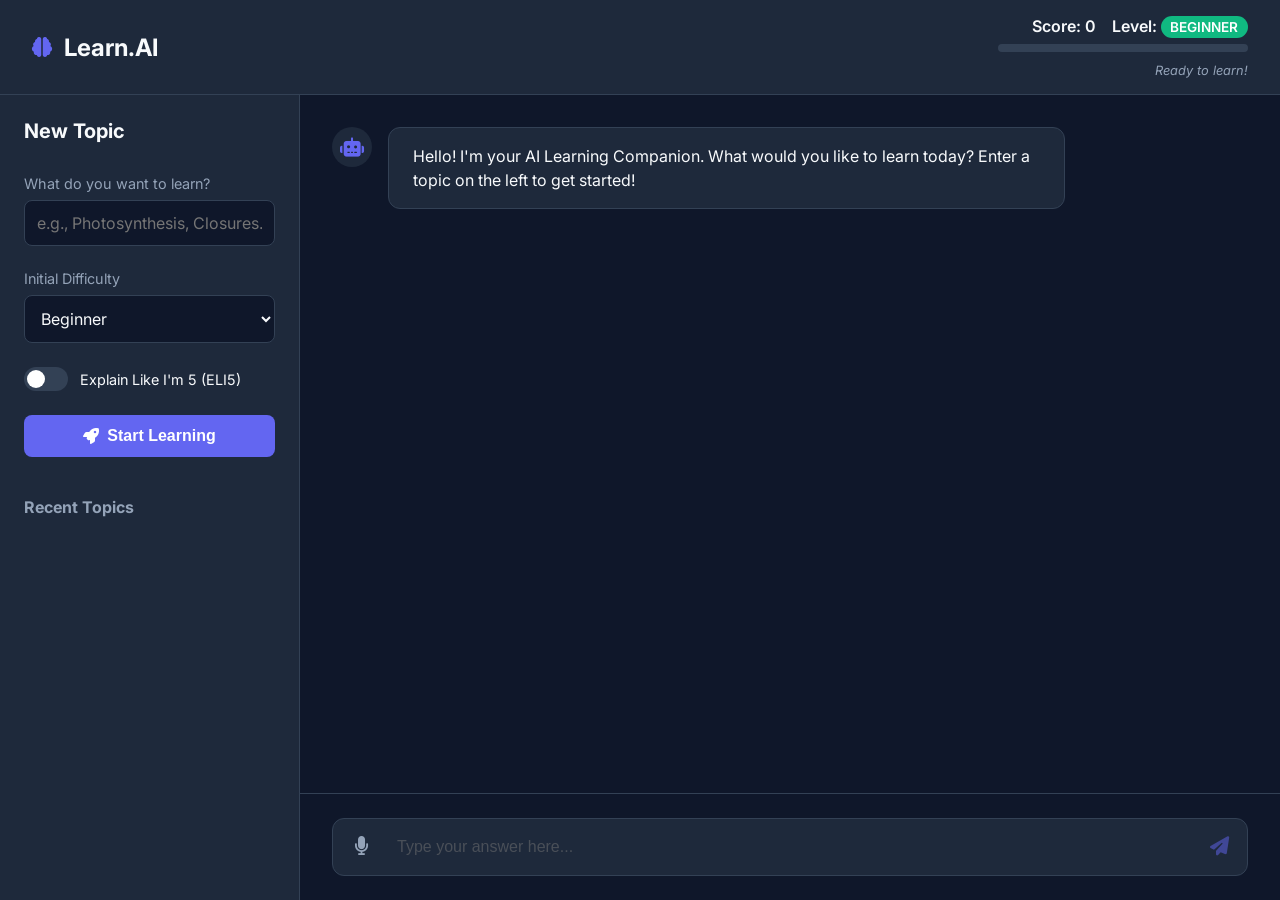
<file: PromptWarriors/index.html>
<!DOCTYPE html>
<html lang="en">
<head>
    <meta charset="UTF-8">
    <meta name="viewport" content="width=device-width, initial-scale=1.0">
    <title>AI Learning Companion</title>
    <link rel="stylesheet" href="style.css">
    <link rel="preconnect" href="https://fonts.googleapis.com">
    <link rel="preconnect" href="https://fonts.gstatic.com" crossorigin>
    <link href="https://fonts.googleapis.com/css2?family=Inter:wght@400;500;600;700&display=swap" rel="stylesheet">
    <!-- Use FontAwesome for icons -->
    <link rel="stylesheet" href="https://cdnjs.cloudflare.com/ajax/libs/font-awesome/6.4.0/css/all.min.css">
</head>
<body>
    <div class="app-container">
        <!-- Header -->
        <header class="app-header">
            <div class="logo">
                <i class="fa-solid fa-brain"></i>
                <h1>Learn.AI</h1>
            </div>
            <div class="score-container">
                <div class="score-info">
                    <span>Score: <span id="user-score">0</span></span>
                    <span>Level: <span id="user-level" class="level-badge beginner">Beginner</span></span>
                </div>
                <div class="progress-bar-bg" aria-label="Learning Progress" role="progressbar" aria-valuenow="0" aria-valuemin="0" aria-valuemax="100">
                    <div class="progress-bar-fill" id="progress-bar"></div>
                </div>
                <div id="score-feedback" class="score-feedback">Ready to learn!</div>
            </div>
        </header>

        <!-- Main Layout -->
        <div class="main-content">
            <!-- Sidebar / Settings -->
            <aside class="sidebar">
                <h2>New Topic</h2>
                <div class="input-group">
                    <label for="topic-input">What do you want to learn?</label>
                    <input type="text" id="topic-input" placeholder="e.g., Photosynthesis, Closures..." aria-label="Topic to learn">
                </div>
                
                <div class="input-group">
                    <label for="difficulty-select">Initial Difficulty</label>
                    <select id="difficulty-select" aria-label="Select difficulty level">
                        <option value="beginner">Beginner</option>
                        <option value="intermediate">Intermediate</option>
                        <option value="advanced">Advanced</option>
                    </select>
                </div>

                <div class="toggle-group">
                    <label class="switch">
                        <input type="checkbox" id="eli5-toggle" aria-label="Toggle Explain Like I'm 5">
                        <span class="slider round"></span>
                    </label>
                    <span>Explain Like I'm 5 (ELI5)</span>
                </div>

                <button id="start-learning-btn" class="primary-btn" aria-label="Start Learning">
                    <i class="fa-solid fa-rocket"></i> Start Learning
                </button>
                
                <div class="history-section">
                    <h3>Recent Topics</h3>
                    <ul id="history-list">
                        <!-- History items injected here -->
                    </ul>
                </div>

                <div class="learning-path-section" id="learning-path-section" style="display: none;">
                    <h3><i class="fa-solid fa-route"></i> Your Learning Path</h3>
                    <div class="path-progress" id="path-progress">
                        <!-- Dynamic path nodes rendered here -->
                    </div>
                    <div class="next-topic-card" id="next-topic-card" style="display: none;">
                        <div class="next-topic-header">
                            <span class="next-label">Recommended Next</span>
                            <span class="performance-badge" id="performance-badge"></span>
                        </div>
                        <button class="recommendation-badge" id="next-topic-btn" aria-label="Start recommended topic">
                            <span id="next-topic-name"></span>
                            <i class="fa-solid fa-arrow-right"></i>
                        </button>
                        <p class="next-topic-reason" id="next-topic-reason"></p>
                    </div>
                </div>
            </aside>

            <!-- Chat Interface -->
            <main class="chat-container">
                <div class="chat-messages" id="chat-messages" aria-live="polite">
                    <!-- Welcome Message -->
                    <div class="message ai-message">
                        <div class="avatar"><i class="fa-solid fa-robot"></i></div>
                        <div class="message-content">
                            <p>Hello! I'm your AI Learning Companion. What would you like to learn today? Enter a topic on the left to get started!</p>
                        </div>
                    </div>
                </div>

                <!-- Input Area -->
                <div class="chat-input-area">
                    <div class="input-wrapper">
                        <button id="mic-btn" class="icon-btn" aria-label="Voice Input">
                            <i class="fa-solid fa-microphone"></i>
                        </button>
                        <input type="text" id="chat-input" placeholder="Type your answer here..." aria-label="Type your answer" disabled>
                        <button id="send-btn" class="icon-btn send-btn" aria-label="Send Message" disabled>
                            <i class="fa-solid fa-paper-plane"></i>
                        </button>
                    </div>
                    <div id="voice-status" class="voice-status hidden">Listening...</div>
                </div>
            </main>
        </div>
    </div>

    <script src="script.js"></script>
</body>
</html>
</file>
<file: PromptWarriors/style.css>
/* --- CSS Variables & Theme --- */
:root {
    --bg-color: #0f172a;
    --sidebar-bg: #1e293b;
    --chat-bg: #0f172a;
    --text-color: #f8fafc;
    --text-muted: #94a3b8;
    --accent-color: #6366f1;
    --accent-hover: #4f46e5;
    --border-color: #334155;
    
    --ai-msg-bg: #1e293b;
    --user-msg-bg: #6366f1;
    
    --success-color: #10b981;
    --warning-color: #f59e0b;
    --danger-color: #ef4444;

    --font-main: 'Inter', sans-serif;
    --border-radius: 12px;
}

/* --- Resets & Global --- */
* {
    box-sizing: border-box;
    margin: 0;
    padding: 0;
}

body {
    font-family: var(--font-main);
    background-color: var(--bg-color);
    color: var(--text-color);
    height: 100vh;
    display: flex;
    flex-direction: column;
    overflow: hidden;
}

/* --- Layout --- */
.app-container {
    display: flex;
    flex-direction: column;
    height: 100%;
}

.app-header {
    display: flex;
    justify-content: space-between;
    align-items: center;
    padding: 1rem 2rem;
    background-color: var(--sidebar-bg);
    border-bottom: 1px solid var(--border-color);
}

.logo {
    display: flex;
    align-items: center;
    gap: 0.75rem;
    color: var(--accent-color);
    font-size: 1.25rem;
}

.logo h1 {
    font-size: 1.5rem;
    font-weight: 700;
    color: var(--text-color);
}

/* --- Score & Progress --- */
.score-container {
    display: flex;
    flex-direction: column;
    align-items: flex-end;
    gap: 0.5rem;
    min-width: 250px;
}

.score-info {
    display: flex;
    gap: 1rem;
    font-weight: 600;
}

.level-badge {
    padding: 0.2rem 0.6rem;
    border-radius: 20px;
    font-size: 0.85rem;
    text-transform: uppercase;
}
.level-badge.beginner { background-color: var(--success-color); color: #fff; }
.level-badge.intermediate { background-color: var(--warning-color); color: #fff; }
.level-badge.advanced { background-color: var(--danger-color); color: #fff; }

.progress-bar-bg {
    width: 100%;
    height: 8px;
    background-color: var(--border-color);
    border-radius: 4px;
    overflow: hidden;
}

.progress-bar-fill {
    height: 100%;
    background-color: var(--accent-color);
    width: 0%;
    transition: width 0.5s ease-in-out;
}

.score-feedback {
    font-size: 0.8rem;
    color: var(--text-muted);
    margin-top: 0.2rem;
    font-style: italic;
    transition: color 0.3s;
}
.score-feedback.positive { color: var(--success-color); }
.score-feedback.warning { color: var(--warning-color); }

@keyframes scorePop {
    0% { transform: scale(1); color: var(--text-color); }
    50% { transform: scale(1.5); color: var(--success-color); }
    100% { transform: scale(1); color: var(--text-color); }
}
.score-pop {
    animation: scorePop 0.6s ease-out;
    display: inline-block;
}

/* --- Main Content --- */
.main-content {
    display: flex;
    flex: 1;
    overflow: hidden;
}

/* --- Sidebar --- */
.sidebar {
    width: 300px;
    background-color: var(--sidebar-bg);
    padding: 1.5rem;
    border-right: 1px solid var(--border-color);
    display: flex;
    flex-direction: column;
    gap: 1.5rem;
    overflow-y: auto;
}

.sidebar h2 {
    font-size: 1.25rem;
    margin-bottom: 0.5rem;
}

.input-group {
    display: flex;
    flex-direction: column;
    gap: 0.5rem;
}

.input-group label {
    font-size: 0.9rem;
    color: var(--text-muted);
}

.input-group input, .input-group select {
    padding: 0.75rem;
    border-radius: 8px;
    border: 1px solid var(--border-color);
    background-color: var(--bg-color);
    color: var(--text-color);
    font-family: inherit;
    font-size: 1rem;
}

.input-group input:focus, .input-group select:focus {
    outline: none;
    border-color: var(--accent-color);
    box-shadow: 0 0 0 2px rgba(99, 102, 241, 0.2);
}

/* Toggle Switch */
.toggle-group {
    display: flex;
    align-items: center;
    gap: 0.75rem;
    font-size: 0.9rem;
}
.switch {
    position: relative;
    display: inline-block;
    width: 44px;
    height: 24px;
}
.switch input {
    opacity: 0;
    width: 0;
    height: 0;
}
.slider {
    position: absolute;
    cursor: pointer;
    top: 0; left: 0; right: 0; bottom: 0;
    background-color: var(--border-color);
    transition: .4s;
}
.slider:before {
    position: absolute;
    content: "";
    height: 18px;
    width: 18px;
    left: 3px;
    bottom: 3px;
    background-color: white;
    transition: .4s;
}
input:checked + .slider {
    background-color: var(--accent-color);
}
input:checked + .slider:before {
    transform: translateX(20px);
}
.slider.round { border-radius: 24px; }
.slider.round:before { border-radius: 50%; }

.primary-btn {
    padding: 0.75rem;
    border: none;
    border-radius: 8px;
    background-color: var(--accent-color);
    color: white;
    font-weight: 600;
    font-size: 1rem;
    cursor: pointer;
    transition: background-color 0.2s;
    display: flex;
    justify-content: center;
    align-items: center;
    gap: 0.5rem;
}

.primary-btn:hover {
    background-color: var(--accent-hover);
}

.history-section h3 {
    font-size: 1rem;
    color: var(--text-muted);
    margin-bottom: 0.5rem;
    margin-top: 1rem;
}
#history-list {
    list-style: none;
    display: flex;
    flex-direction: column;
    gap: 0.5rem;
}
.history-item {
    padding: 0.5rem;
    background-color: var(--bg-color);
    border-radius: 6px;
    font-size: 0.9rem;
    cursor: pointer;
    border: 1px solid transparent;
    transition: border-color 0.2s;
}
.history-item:hover {
    border-color: var(--accent-color);
}

/* --- Learning Path Section --- */
.learning-path-section {
    margin-top: 1.5rem;
    padding-top: 1rem;
    border-top: 1px solid var(--border-color);
    animation: fadeIn 0.5s ease-out;
}

.learning-path-section h3 {
    font-size: 1rem;
    color: var(--accent-color);
    margin-bottom: 1rem;
    display: flex;
    align-items: center;
    gap: 0.5rem;
}

/* --- Path Progress Timeline --- */
.path-progress {
    display: flex;
    flex-direction: column;
    gap: 0;
    margin-bottom: 1.2rem;
    max-height: 220px;
    overflow-y: auto;
    padding-right: 4px;
}

.path-progress::-webkit-scrollbar {
    width: 4px;
}
.path-progress::-webkit-scrollbar-thumb {
    background: var(--border-color);
    border-radius: 4px;
}

.path-node {
    display: flex;
    align-items: center;
    gap: 0.6rem;
    padding: 0.45rem 0.6rem;
    border-radius: 6px;
    transition: all 0.3s ease;
    cursor: default;
}

.path-node:hover {
    background-color: rgba(255, 255, 255, 0.03);
}

.path-node-icon {
    font-size: 0.85rem;
    width: 18px;
    text-align: center;
    flex-shrink: 0;
}

.path-node-label {
    font-size: 0.85rem;
    font-weight: 500;
    white-space: nowrap;
    overflow: hidden;
    text-overflow: ellipsis;
}

/* Completed node */
.path-completed .path-node-icon { color: var(--success-color); }
.path-completed .path-node-label { color: var(--text-muted); text-decoration: line-through; text-decoration-color: var(--success-color); }

/* Current node */
.path-current {
    background: linear-gradient(135deg, rgba(99, 102, 241, 0.12), rgba(168, 85, 247, 0.08));
    border: 1px solid rgba(99, 102, 241, 0.3);
}
.path-current .path-node-icon { color: var(--accent-color); animation: pulse 2s infinite; }
.path-current .path-node-label { color: var(--text-color); font-weight: 600; }

/* Upcoming node */
.path-upcoming .path-node-icon { color: var(--border-color); }
.path-upcoming .path-node-label { color: var(--text-muted); opacity: 0.7; }

/* Connector line between nodes */
.path-connector {
    width: 2px;
    height: 14px;
    margin-left: 19px;
    background-color: var(--border-color);
    transition: background-color 0.3s ease;
}
.connector-done {
    background-color: var(--success-color);
}

/* --- Next Topic Card --- */
.next-topic-card {
    background: linear-gradient(135deg, rgba(99, 102, 241, 0.06), rgba(168, 85, 247, 0.06));
    border: 1px solid rgba(99, 102, 241, 0.2);
    border-radius: 10px;
    padding: 0.9rem;
    margin-top: 0.8rem;
    backdrop-filter: blur(6px);
}

.next-topic-header {
    display: flex;
    justify-content: space-between;
    align-items: center;
    margin-bottom: 0.6rem;
}

.next-label {
    font-size: 0.75rem;
    text-transform: uppercase;
    letter-spacing: 0.05em;
    color: var(--text-muted);
    font-weight: 600;
}

.performance-badge {
    font-size: 0.7rem;
    padding: 0.15rem 0.5rem;
    border-radius: 20px;
    font-weight: 600;
}

.perf-excelling { background-color: rgba(16, 185, 129, 0.15); color: var(--success-color); }
.perf-steady { background-color: rgba(99, 102, 241, 0.15); color: var(--accent-color); }
.perf-struggling { background-color: rgba(245, 158, 11, 0.15); color: var(--warning-color); }

.recommendation-badge {
    display: flex;
    justify-content: space-between;
    align-items: center;
    width: 100%;
    padding: 0.7rem 0.8rem;
    background: linear-gradient(135deg, rgba(99, 102, 241, 0.1), rgba(168, 85, 247, 0.1));
    border: 1px solid var(--accent-color);
    border-radius: 8px;
    color: var(--text-color);
    font-weight: 600;
    font-size: 0.9rem;
    cursor: pointer;
    transition: all 0.3s ease;
}

.recommendation-badge:hover {
    background: linear-gradient(135deg, rgba(99, 102, 241, 0.2), rgba(168, 85, 247, 0.2));
    transform: translateY(-2px);
    box-shadow: 0 4px 12px rgba(99, 102, 241, 0.2);
}

.recommendation-badge i {
    color: var(--accent-color);
    transition: transform 0.3s ease;
}

.recommendation-badge:hover i {
    transform: translateX(4px);
}

.next-topic-reason {
    font-size: 0.75rem;
    color: var(--text-muted);
    margin-top: 0.5rem;
    font-style: italic;
    line-height: 1.4;
}

/* Node appearance animation */
@keyframes nodeAppear {
    from { opacity: 0; transform: translateX(-8px); }
    to { opacity: 1; transform: translateX(0); }
}
.path-node {
    animation: nodeAppear 0.3s ease-out backwards;
}
.path-node:nth-child(1) { animation-delay: 0s; }
.path-node:nth-child(3) { animation-delay: 0.05s; }
.path-node:nth-child(5) { animation-delay: 0.1s; }
.path-node:nth-child(7) { animation-delay: 0.15s; }
.path-node:nth-child(9) { animation-delay: 0.2s; }

/* --- Chat Container --- */
.chat-container {
    flex: 1;
    display: flex;
    flex-direction: column;
    background-color: var(--chat-bg);
}

.chat-messages {
    flex: 1;
    padding: 2rem;
    overflow-y: auto;
    display: flex;
    flex-direction: column;
    gap: 1.5rem;
}

.message {
    display: flex;
    gap: 1rem;
    max-width: 80%;
    animation: fadeIn 0.3s ease-out;
}

@keyframes fadeIn {
    from { opacity: 0; transform: translateY(10px); }
    to { opacity: 1; transform: translateY(0); }
}

.message.user-message {
    align-self: flex-end;
    flex-direction: row-reverse;
}

.avatar {
    width: 40px;
    height: 40px;
    border-radius: 50%;
    background-color: var(--sidebar-bg);
    display: flex;
    align-items: center;
    justify-content: center;
    font-size: 1.2rem;
    flex-shrink: 0;
}
.ai-message .avatar { color: var(--accent-color); }
.user-message .avatar { background-color: var(--accent-color); color: white; }

.message.system-message {
    align-self: center;
    max-width: 90%;
    margin: 0.5rem 0;
}

.system-message .message-content {
    background: transparent;
    color: var(--text-muted);
    font-size: 0.85rem;
    font-style: italic;
    padding: 0;
    text-align: center;
    border: none;
    box-shadow: none;
}

.system-message .message-content i {
    color: var(--accent-color);
    margin-right: 0.3rem;
}

.system-message .avatar {
    display: none;
}

.message-content {
    background-color: var(--ai-msg-bg);
    padding: 1rem 1.5rem;
    border-radius: var(--border-radius);
    line-height: 1.5;
    position: relative;
    border: 1px solid var(--border-color);
}

.user-message .message-content {
    background-color: var(--user-msg-bg);
    border-color: transparent;
}

.message-content p { margin-bottom: 0.75rem; }
.message-content p:last-child { margin-bottom: 0; }
.message-content ul, .message-content ol { margin-left: 1.5rem; margin-bottom: 0.75rem; }
.message-content h3, .message-content h4 { margin-top: 1rem; margin-bottom: 0.5rem; color: #fff; }

.quiz-block {
    background-color: rgba(99, 102, 241, 0.1);
    border: 1px solid var(--accent-color);
    padding: 1rem;
    border-radius: 8px;
    margin-top: 1rem;
}
.quiz-block h4 { color: var(--accent-color); margin-top: 0;}

/* Typing Indicator */
.typing-indicator {
    display: flex;
    gap: 0.3rem;
    padding: 0.5rem 0;
}
.dot {
    width: 8px;
    height: 8px;
    background-color: var(--text-muted);
    border-radius: 50%;
    animation: bounce 1.4s infinite ease-in-out both;
}
.dot:nth-child(1) { animation-delay: -0.32s; }
.dot:nth-child(2) { animation-delay: -0.16s; }
@keyframes bounce {
    0%, 80%, 100% { transform: scale(0); }
    40% { transform: scale(1); }
}

/* --- Input Area --- */
.chat-input-area {
    padding: 1.5rem 2rem;
    background-color: var(--chat-bg);
    border-top: 1px solid var(--border-color);
}

.input-wrapper {
    display: flex;
    gap: 0.5rem;
    background-color: var(--sidebar-bg);
    padding: 0.5rem;
    border-radius: 12px;
    border: 1px solid var(--border-color);
    align-items: center;
}

.input-wrapper:focus-within {
    border-color: var(--accent-color);
    box-shadow: 0 0 0 2px rgba(99, 102, 241, 0.2);
}

#chat-input {
    flex: 1;
    background: transparent;
    border: none;
    color: var(--text-color);
    font-size: 1rem;
    padding: 0.5rem;
}
#chat-input:focus { outline: none; }
#chat-input:disabled { opacity: 0.5; cursor: not-allowed; }

.icon-btn {
    background: transparent;
    border: none;
    color: var(--text-muted);
    width: 40px;
    height: 40px;
    border-radius: 8px;
    cursor: pointer;
    font-size: 1.2rem;
    display: flex;
    align-items: center;
    justify-content: center;
    transition: all 0.2s;
}
.icon-btn:hover:not(:disabled) {
    background-color: var(--bg-color);
    color: var(--text-color);
}
.icon-btn:disabled {
    opacity: 0.5;
    cursor: not-allowed;
}
.send-btn { color: var(--accent-color); }
.send-btn:hover:not(:disabled) { background-color: var(--accent-color); color: white; }

.voice-status {
    font-size: 0.8rem;
    color: var(--accent-color);
    margin-top: 0.5rem;
    text-align: center;
}
.hidden { display: none; }
.recording { color: var(--danger-color) !important; animation: pulse 1.5s infinite; }
@keyframes pulse {
    0% { transform: scale(1); }
    50% { transform: scale(1.1); }
    100% { transform: scale(1); }
}

/* Responsiveness */
@media (max-width: 768px) {
    .app-container { flex-direction: column; }
    .main-content { flex-direction: column; }
    .sidebar { width: 100%; border-right: none; border-bottom: 1px solid var(--border-color); max-height: 40vh; }
    .app-header { flex-direction: column; gap: 1rem; align-items: flex-start; }
    .score-container { align-items: flex-start; width: 100%; }
}

/* --- Accessibility & Focus Styles --- */
:focus-visible {
    outline: 2px solid var(--text-color);
    outline-offset: 2px;
}

.switch input:focus-visible + .slider {
    outline: 2px solid var(--text-color);
    outline-offset: 2px;
}

.history-item:focus-visible {
    border-color: var(--accent-color);
    background-color: rgba(99, 102, 241, 0.1);
}
</file>
